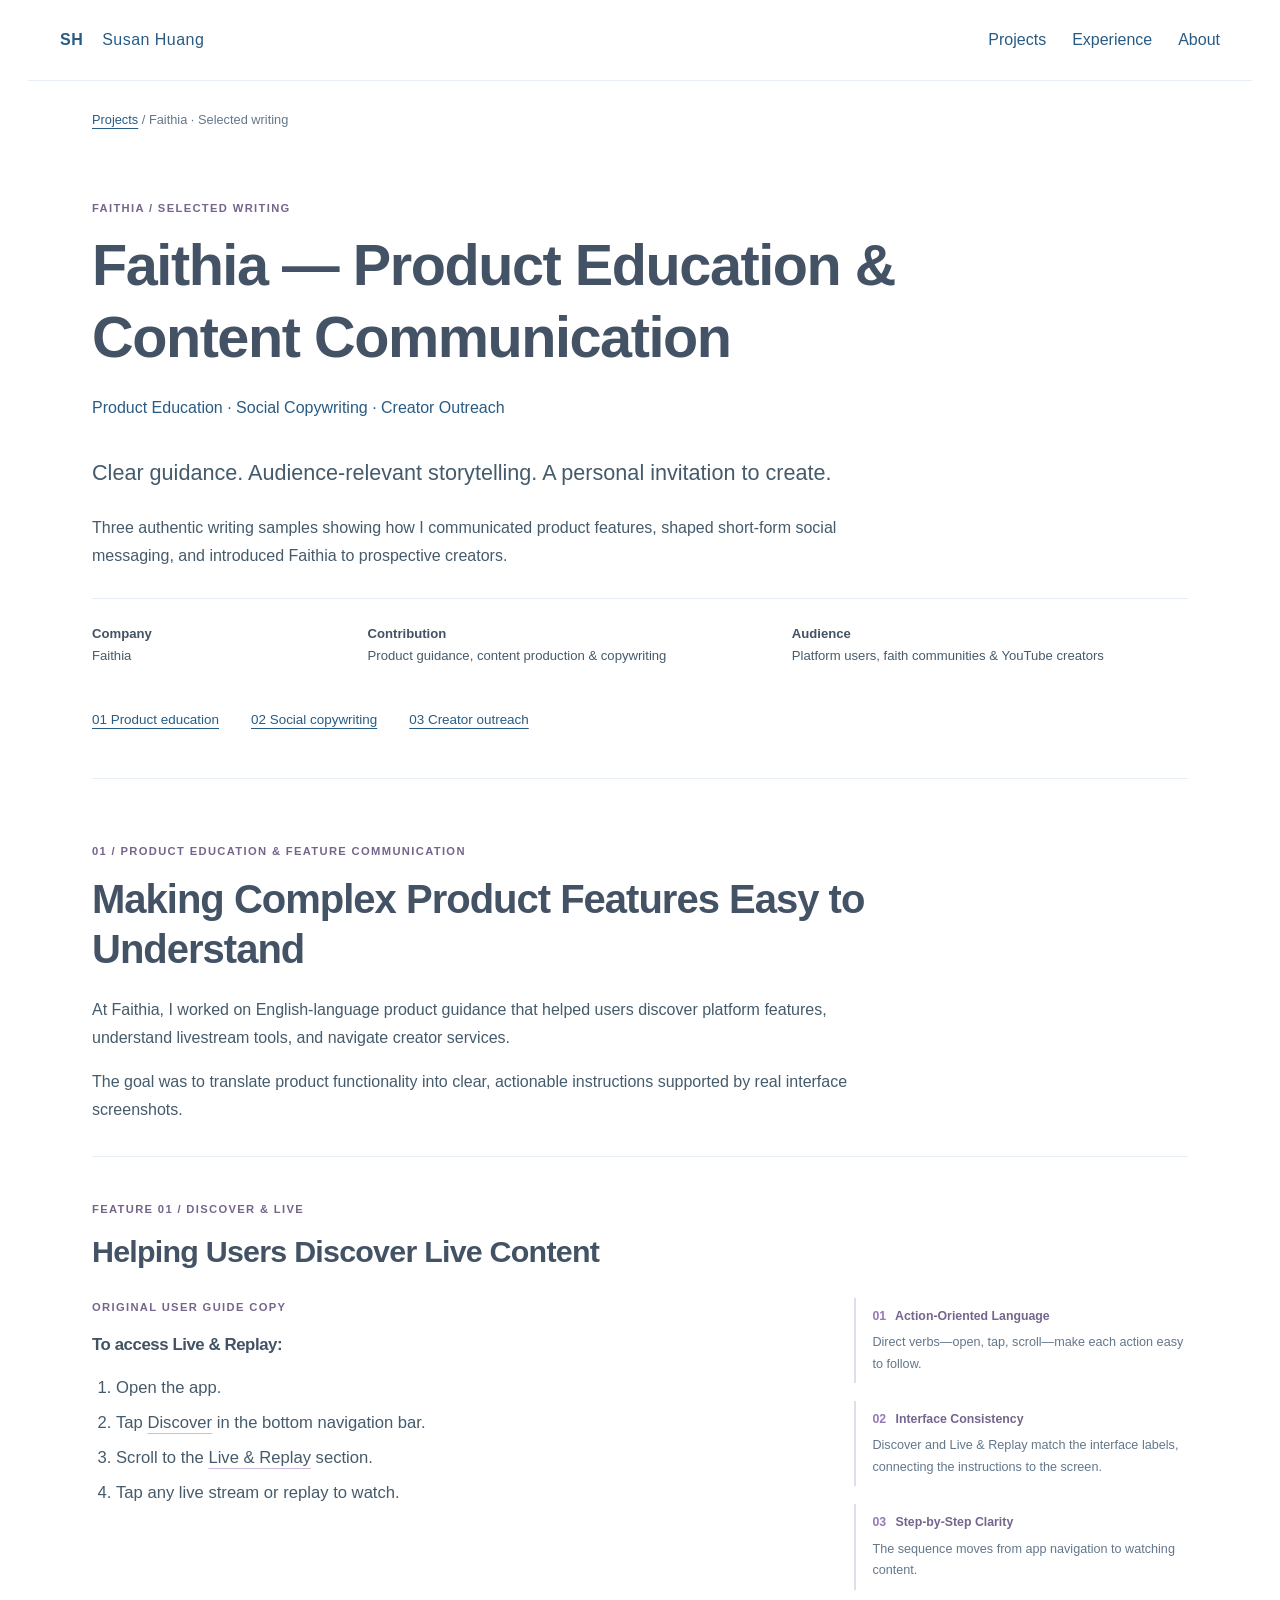
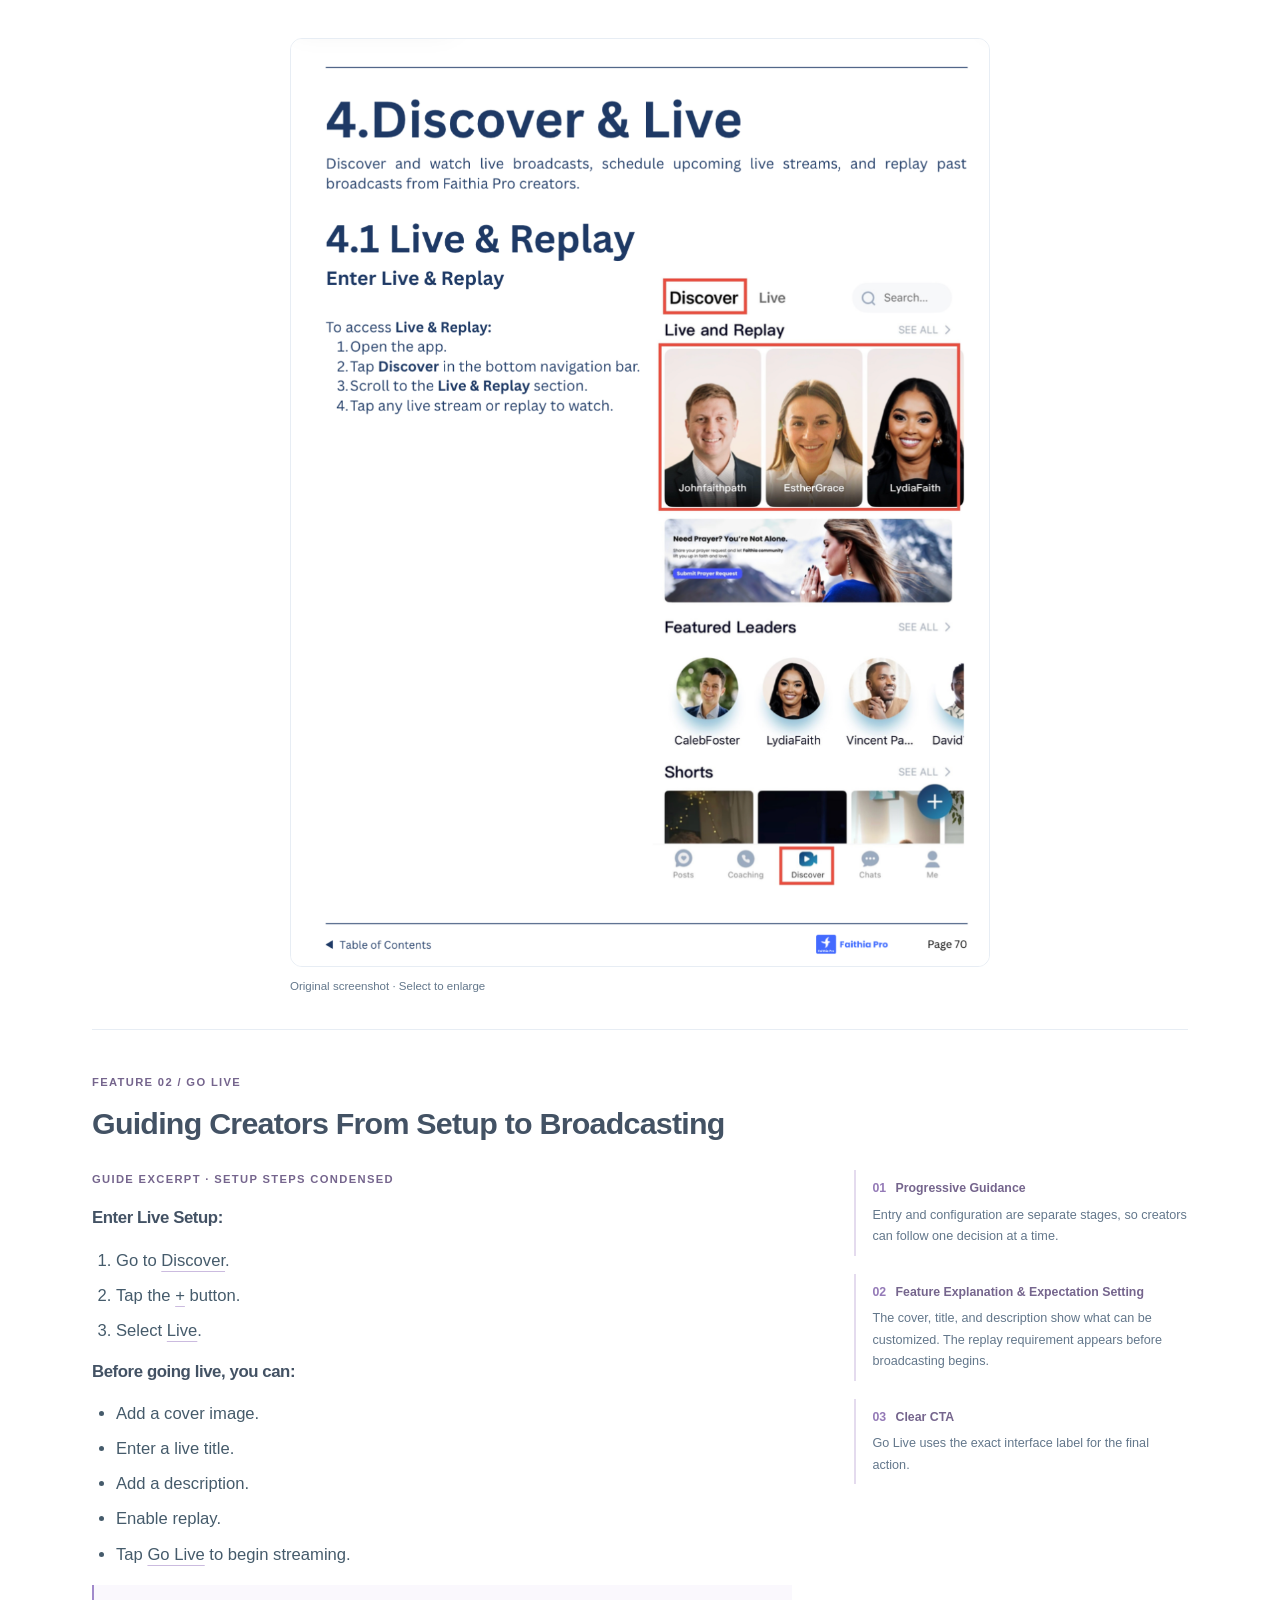
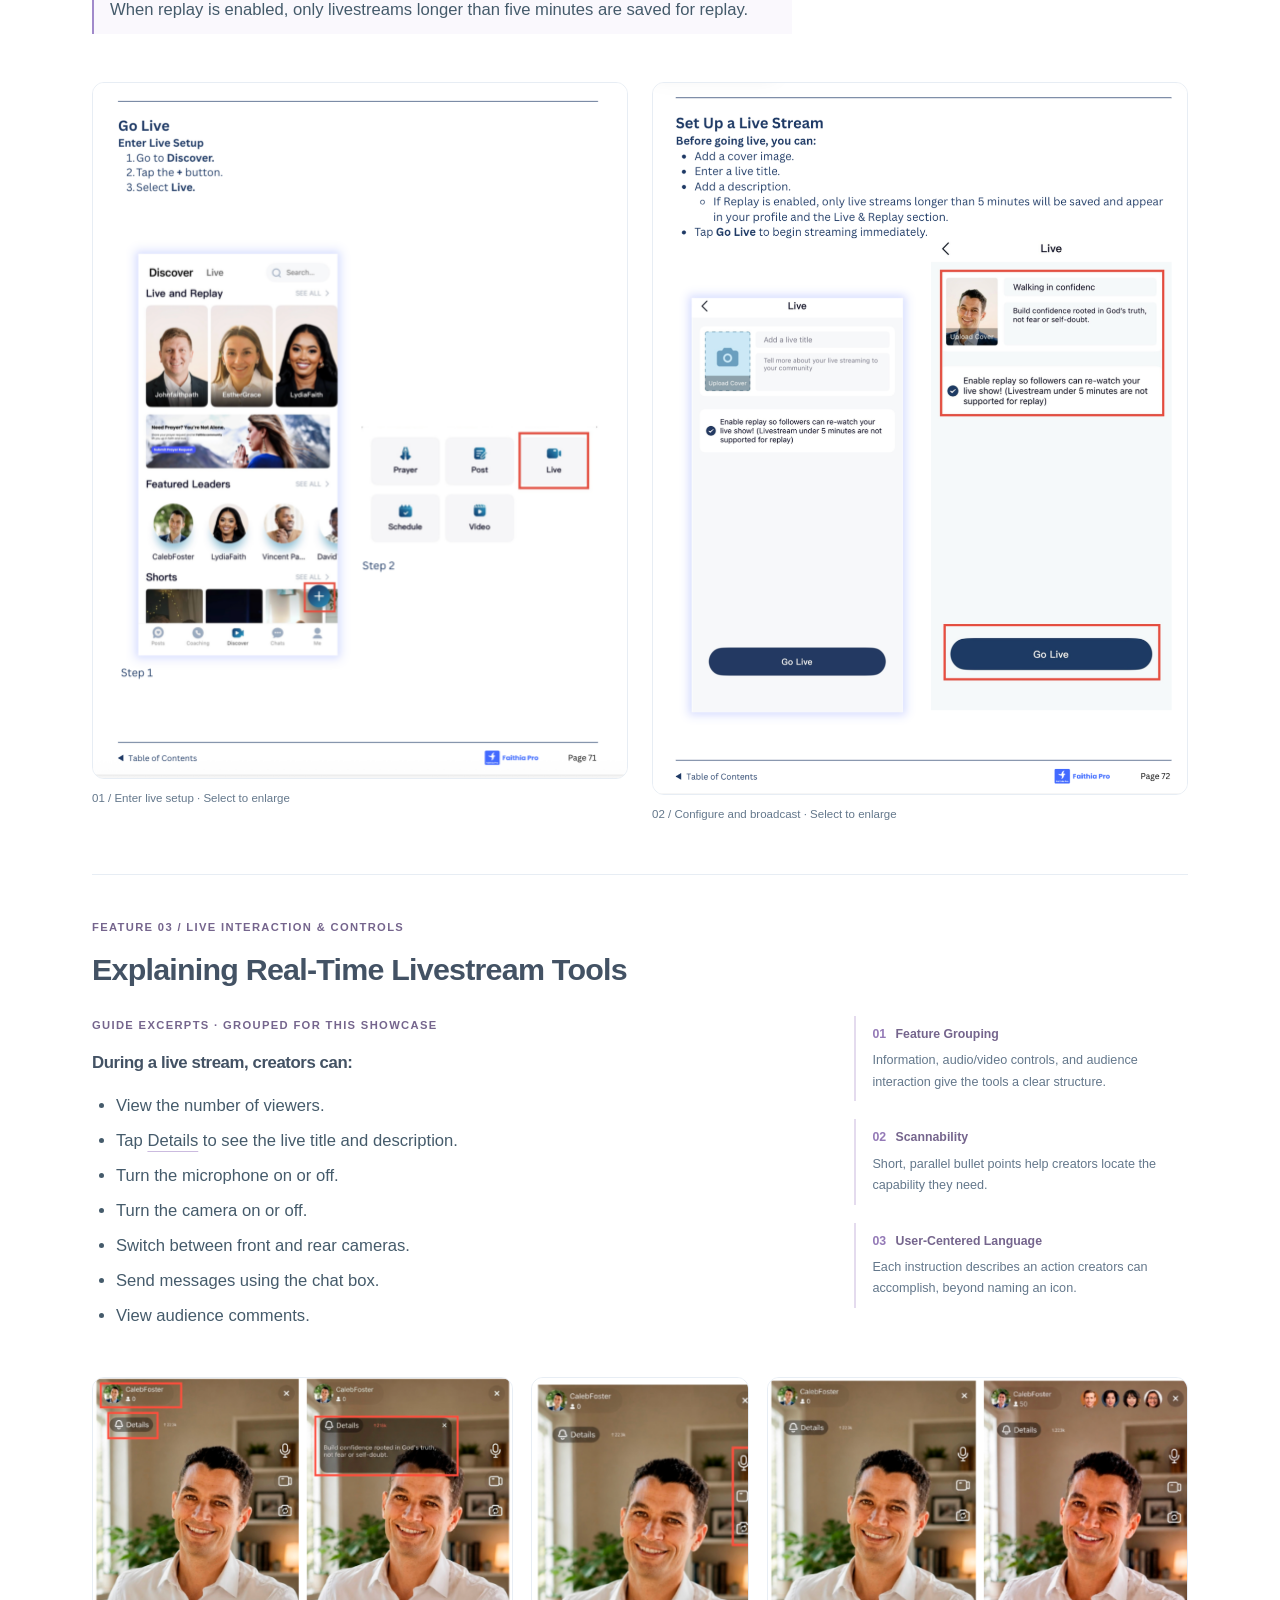
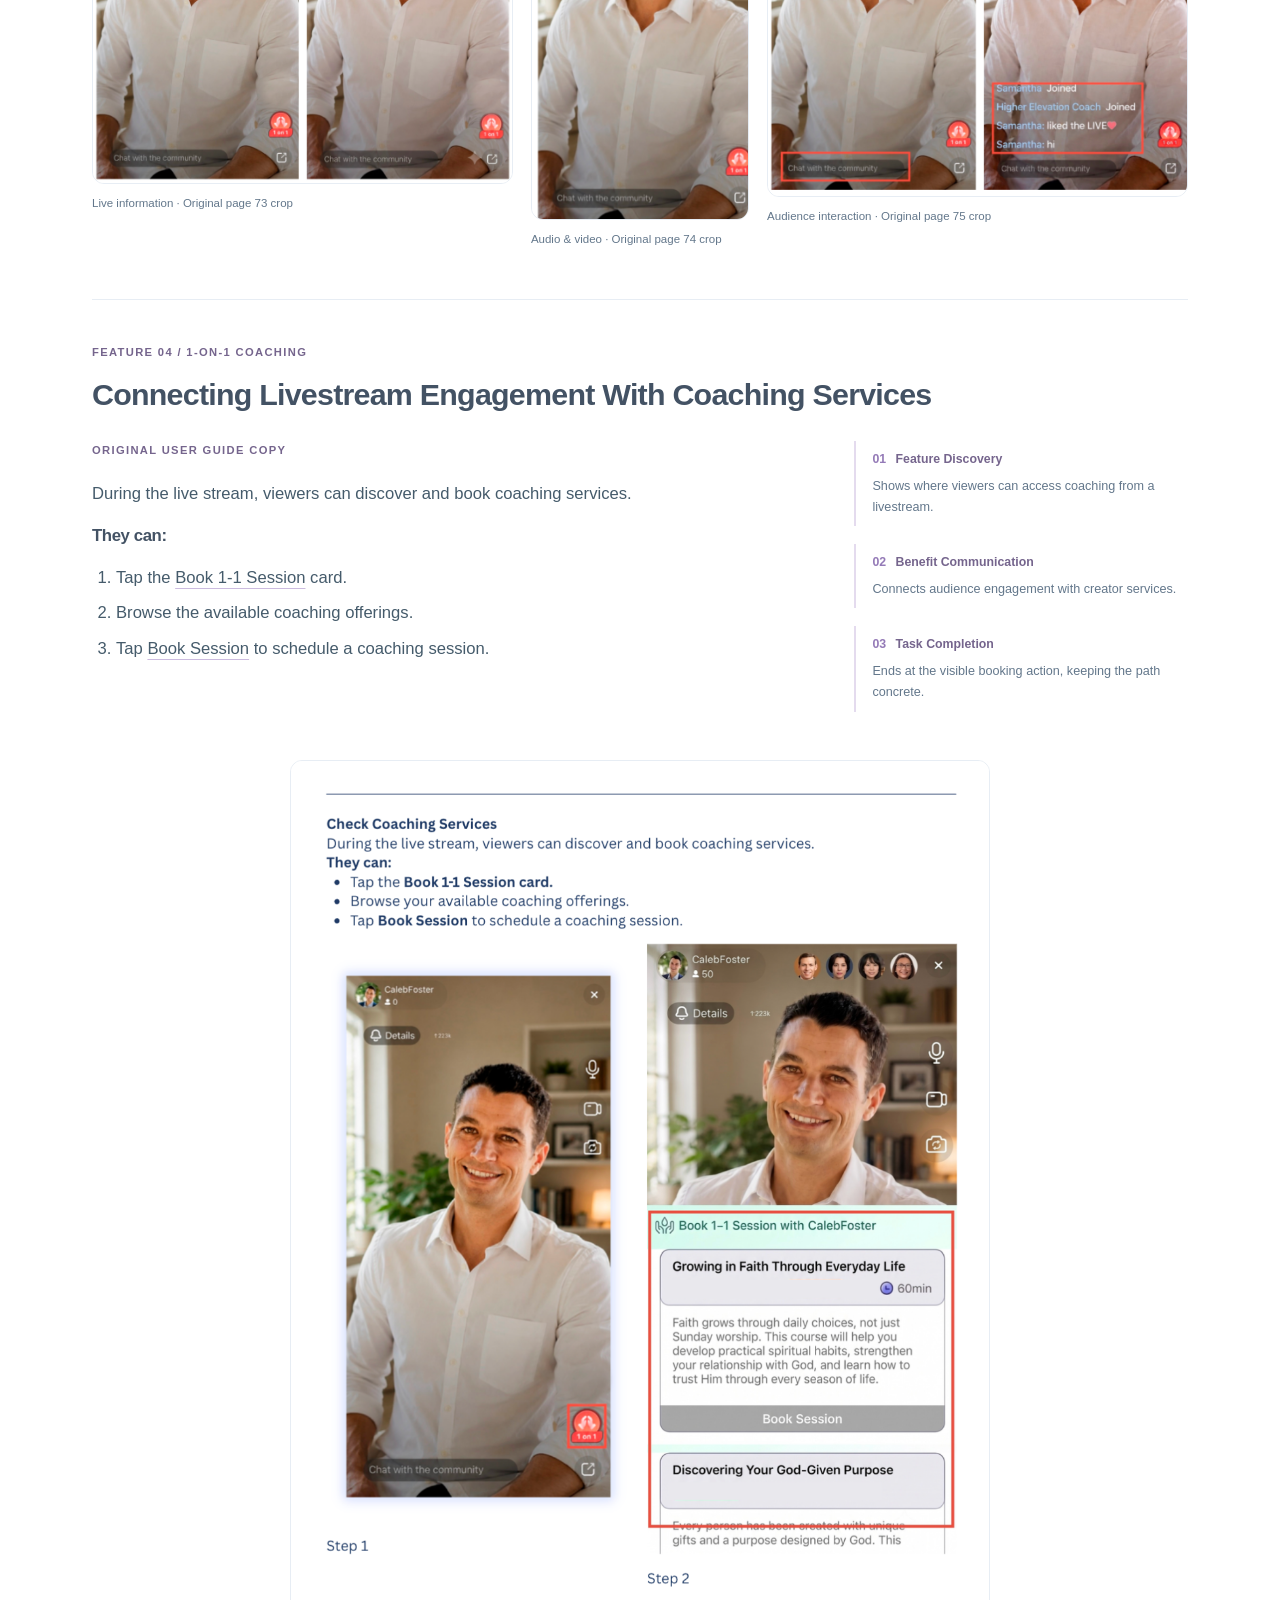
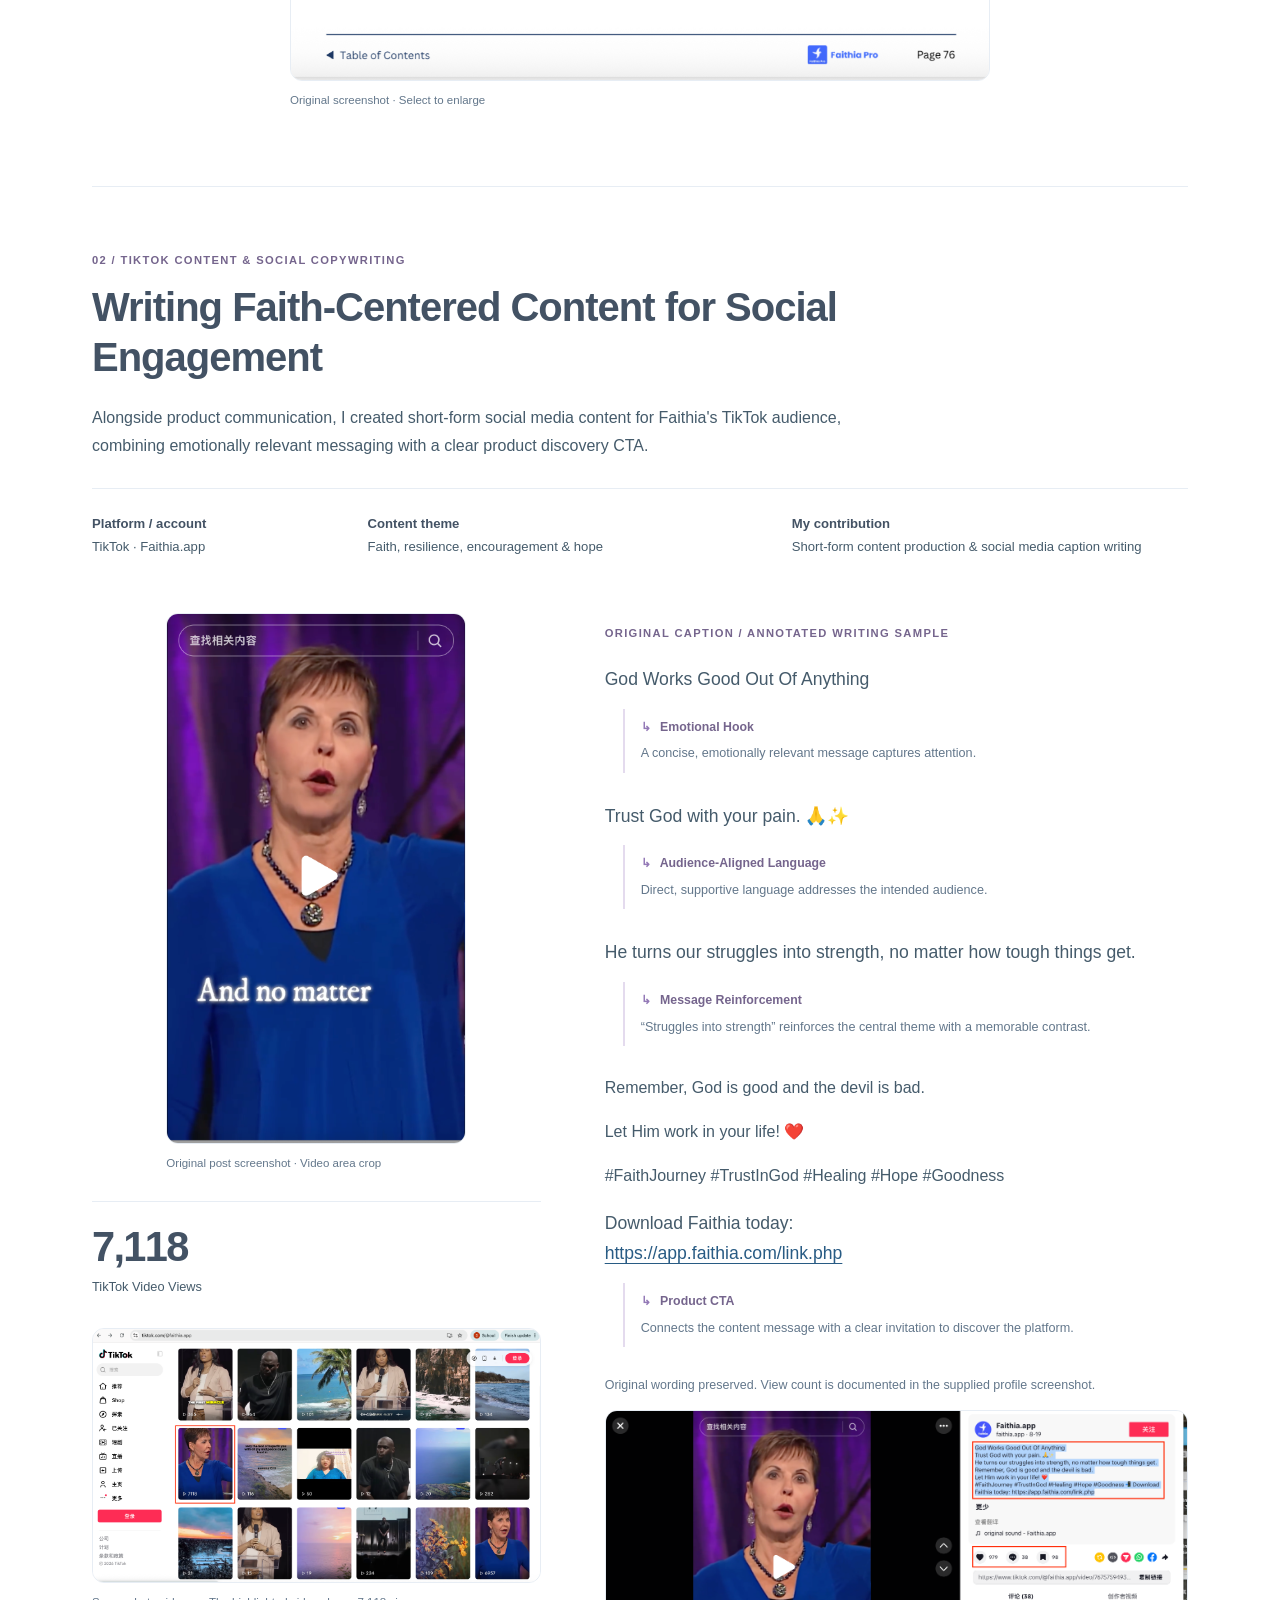
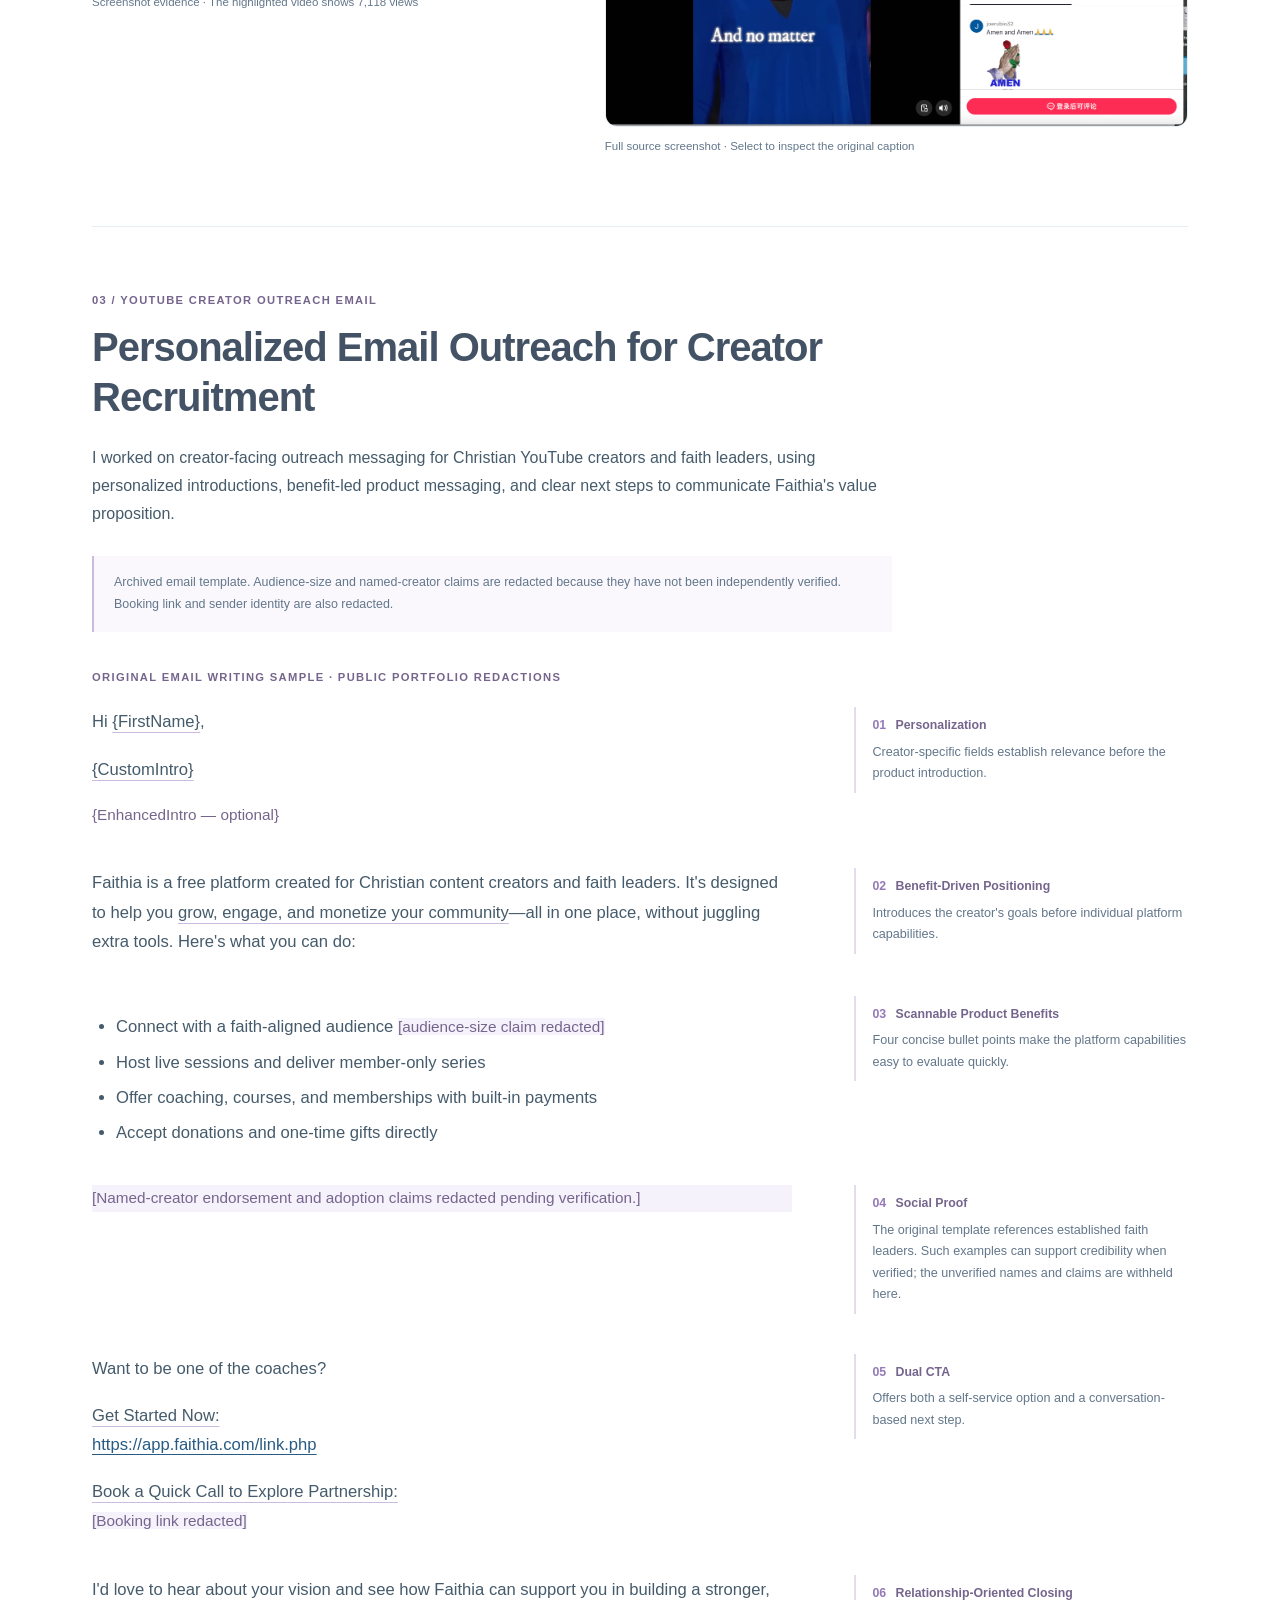
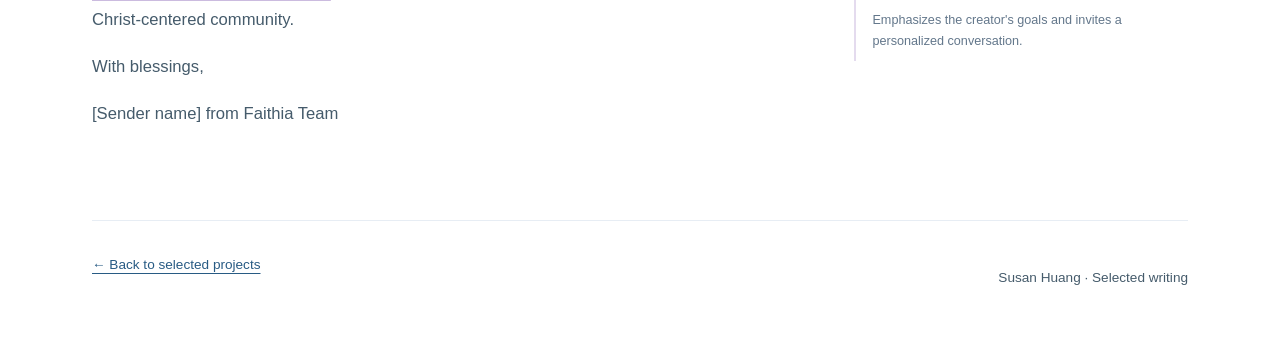
<file: faithia-product-education-case-study.html>
<!doctype html><html lang="en"><head><meta charset="utf-8"><meta name="viewport" content="width=device-width,initial-scale=1"><title>Faithia — Product Education &amp; Content Communication | Susan Huang</title><meta name="description" content="English product education, TikTok social copywriting, and personalized creator outreach by Susan Huang."><link rel="stylesheet" href="faithia-case-study.css"></head><body><a class="skip" href="#main">Skip to content</a><header><a class="brand" href="index.html">SH <span>Susan Huang</span></a><nav aria-label="Main navigation"><a href="index.html#projects">Projects</a><a href="index.html#experience">Experience</a><a href="index.html#about">About</a></nav></header><main id="main"><div class="breadcrumb"><a href="index.html#projects">Projects</a> / Faithia · Selected writing</div><section class="hero"><p class="eyebrow">FAITHIA / SELECTED WRITING</p><h1>Faithia — Product Education &amp; Content Communication</h1><p class="subtitle">Product Education · Social Copywriting · Creator Outreach</p><p class="intro">Clear guidance. Audience-relevant storytelling. A personal invitation to create.</p><p>Three authentic writing samples showing how I communicated product features, shaped short-form social messaging, and introduced Faithia to prospective creators.</p><div class="meta"><div><b>Company</b><br>Faithia</div><div><b>Contribution</b><br>Product guidance, content production &amp; copywriting</div><div><b>Audience</b><br>Platform users, faith communities &amp; YouTube creators</div></div><nav class="contents" aria-label="Case study sections"><a href="#product">01 Product education</a><a href="#social">02 Social copywriting</a><a href="#outreach">03 Creator outreach</a></nav></section><section id="product"><p class="eyebrow">01 / PRODUCT EDUCATION &amp; FEATURE COMMUNICATION</p><h2>Making Complex Product Features Easy to Understand</h2><p class="section-intro">At Faithia, I worked on English-language product guidance that helped users discover platform features, understand livestream tools, and navigate creator services.</p><p class="section-intro">The goal was to translate product functionality into clear, actionable instructions supported by real interface screenshots.</p><article class="feature"><p class="eyebrow">FEATURE 01 / DISCOVER &amp; LIVE</p><h3>Helping Users Discover Live Content</h3><div class="copy-row"><div class="sample-copy"><p class="label">Original user guide copy</p><h4>To access Live &amp; Replay:</h4><ol><li>Open the app.</li><li>Tap <mark>Discover</mark> in the bottom navigation bar.</li><li>Scroll to the <mark>Live &amp; Replay</mark> section.</li><li>Tap any live stream or replay to watch.</li></ol></div><div class="notes"><aside class="annotation"><strong><span>01</span> Action-Oriented Language</strong><p>Direct verbs—open, tap, scroll—make each action easy to follow.</p></aside><aside class="annotation"><strong><span>02</span> Interface Consistency</strong><p>Discover and Live &amp; Replay match the interface labels, connecting the instructions to the screen.</p></aside><aside class="annotation"><strong><span>03</span> Step-by-Step Clarity</strong><p>The sequence moves from app navigation to watching content.</p></aside></div></div><div class="single-guide"><figure><a class="zoom" href="assets/faithia/discover-live.png" target="_blank" rel="noopener" aria-label="Enlarge: User Guide page 70: highlighted Discover navigation and Live and Replay section"><img src="assets/faithia/discover-live.png" alt="User Guide page 70: highlighted Discover navigation and Live and Replay section" loading="lazy"></a><figcaption>Original screenshot · Select to enlarge</figcaption></figure></div></article><article class="feature"><p class="eyebrow">FEATURE 02 / GO LIVE</p><h3>Guiding Creators From Setup to Broadcasting</h3><div class="copy-row"><div class="sample-copy"><p class="label">Guide excerpt · Setup steps condensed</p><h4>Enter Live Setup:</h4><ol><li>Go to <mark>Discover</mark>.</li><li>Tap the <mark>+</mark> button.</li><li>Select <mark>Live</mark>.</li></ol><h4>Before going live, you can:</h4><ul><li>Add a cover image.</li><li>Enter a live title.</li><li>Add a description.</li><li>Enable replay.</li><li>Tap <mark>Go Live</mark> to begin streaming.</li></ul><p class="detail">When replay is enabled, only livestreams longer than five minutes are saved for replay.</p></div><div class="notes"><aside class="annotation"><strong><span>01</span> Progressive Guidance</strong><p>Entry and configuration are separate stages, so creators can follow one decision at a time.</p></aside><aside class="annotation"><strong><span>02</span> Feature Explanation &amp; Expectation Setting</strong><p>The cover, title, and description show what can be customized. The replay requirement appears before broadcasting begins.</p></aside><aside class="annotation"><strong><span>03</span> Clear CTA</strong><p>Go Live uses the exact interface label for the final action.</p></aside></div></div><div class="sequence"><figure><a class="zoom" href="assets/faithia/enter-live.png" target="_blank" rel="noopener" aria-label="Enlarge: User Guide page 71: Discover, plus button, and Live entry option"><img src="assets/faithia/enter-live.png" alt="User Guide page 71: Discover, plus button, and Live entry option" loading="lazy"></a><figcaption>01 / Enter live setup · Select to enlarge</figcaption></figure><figure><a class="zoom" href="assets/faithia/live-setup.png" target="_blank" rel="noopener" aria-label="Enlarge: User Guide page 72: cover, title, description, replay requirement, and Go Live button"><img src="assets/faithia/live-setup.png" alt="User Guide page 72: cover, title, description, replay requirement, and Go Live button" loading="lazy"></a><figcaption>02 / Configure and broadcast · Select to enlarge</figcaption></figure></div></article><article class="feature"><p class="eyebrow">FEATURE 03 / LIVE INTERACTION &amp; CONTROLS</p><h3>Explaining Real-Time Livestream Tools</h3><div class="copy-row"><div class="sample-copy"><p class="label">Guide excerpts · Grouped for this showcase</p><h4>During a live stream, creators can:</h4><ul><li>View the number of viewers.</li><li>Tap <mark>Details</mark> to see the live title and description.</li><li>Turn the microphone on or off.</li><li>Turn the camera on or off.</li><li>Switch between front and rear cameras.</li><li>Send messages using the chat box.</li><li>View audience comments.</li></ul></div><div class="notes"><aside class="annotation"><strong><span>01</span> Feature Grouping</strong><p>Information, audio/video controls, and audience interaction give the tools a clear structure.</p></aside><aside class="annotation"><strong><span>02</span> Scannability</strong><p>Short, parallel bullet points help creators locate the capability they need.</p></aside><aside class="annotation"><strong><span>03</span> User-Centered Language</strong><p>Each instruction describes an action creators can accomplish, beyond naming an icon.</p></aside></div></div><div class="controls"><figure><a class="zoom" href="assets/faithia/live-information-detail.png" target="_blank" rel="noopener" aria-label="Enlarge: Original page 73 interface crop: viewer count and expanded Details panel"><img src="assets/faithia/live-information-detail.png" alt="Original page 73 interface crop: viewer count and expanded Details panel" loading="lazy"></a><figcaption>Live information · Original page 73 crop</figcaption></figure><figure><a class="zoom" href="assets/faithia/audio-video-detail.png" target="_blank" rel="noopener" aria-label="Enlarge: Original page 74 interface crop: microphone, camera, and switch-camera controls"><img src="assets/faithia/audio-video-detail.png" alt="Original page 74 interface crop: microphone, camera, and switch-camera controls" loading="lazy"></a><figcaption>Audio &amp; video · Original page 74 crop</figcaption></figure><figure><a class="zoom" href="assets/faithia/audience-chat-detail.png" target="_blank" rel="noopener" aria-label="Enlarge: Original page 75 interface crop: chat input and audience comments"><img src="assets/faithia/audience-chat-detail.png" alt="Original page 75 interface crop: chat input and audience comments" loading="lazy"></a><figcaption>Audience interaction · Original page 75 crop</figcaption></figure></div></article><article class="feature"><p class="eyebrow">FEATURE 04 / 1-ON-1 COACHING</p><h3>Connecting Livestream Engagement With Coaching Services</h3><div class="copy-row"><div class="sample-copy"><p class="label">Original user guide copy</p><p>During the live stream, viewers can discover and book coaching services.</p><h4>They can:</h4><ol><li>Tap the <mark>Book 1-1 Session</mark> card.</li><li>Browse the available coaching offerings.</li><li>Tap <mark>Book Session</mark> to schedule a coaching session.</li></ol></div><div class="notes"><aside class="annotation"><strong><span>01</span> Feature Discovery</strong><p>Shows where viewers can access coaching from a livestream.</p></aside><aside class="annotation"><strong><span>02</span> Benefit Communication</strong><p>Connects audience engagement with creator services.</p></aside><aside class="annotation"><strong><span>03</span> Task Completion</strong><p>Ends at the visible booking action, keeping the path concrete.</p></aside></div></div><div class="single-guide"><figure><a class="zoom" href="assets/faithia/coaching-services.png" target="_blank" rel="noopener" aria-label="Enlarge: User Guide page 76: Book 1-1 Session with CalebFoster, coaching descriptions, 60min duration, and Book Session button"><img src="assets/faithia/coaching-services.png" alt="User Guide page 76: Book 1-1 Session with CalebFoster, coaching descriptions, 60min duration, and Book Session button" loading="lazy"></a><figcaption>Original screenshot · Select to enlarge</figcaption></figure></div></article></section><section id="social"><p class="eyebrow">02 / TIKTOK CONTENT &amp; SOCIAL COPYWRITING</p><h2>Writing Faith-Centered Content for Social Engagement</h2><p class="section-intro">Alongside product communication, I created short-form social media content for Faithia's TikTok audience, combining emotionally relevant messaging with a clear product discovery CTA.</p><div class="meta"><div><b>Platform / account</b><br>TikTok · Faithia.app</div><div><b>Content theme</b><br>Faith, resilience, encouragement &amp; hope</div><div><b>My contribution</b><br>Short-form content production &amp; social media caption writing</div></div><div class="social-layout"><div><figure><a class="zoom" href="assets/faithia/tiktok-video-detail.png" target="_blank" rel="noopener" aria-label="Enlarge: Original Faithia TikTok video screenshot: speaker in blue against a purple background"><img src="assets/faithia/tiktok-video-detail.png" alt="Original Faithia TikTok video screenshot: speaker in blue against a purple background" loading="lazy"></a><figcaption>Original post screenshot · Video area crop</figcaption></figure><div class="metric"><strong>7,118</strong><span>TikTok Video Views</span></div><figure><a class="zoom" href="assets/faithia/tiktok-7118-views.png" target="_blank" rel="noopener" aria-label="Enlarge: Faithia TikTok profile screenshot with the featured video highlighted and 7,118 views visible"><img src="assets/faithia/tiktok-7118-views.png" alt="Faithia TikTok profile screenshot with the featured video highlighted and 7,118 views visible" loading="lazy"></a><figcaption>Screenshot evidence · The highlighted video shows 7,118 views</figcaption></figure></div><div><p class="label">Original caption / annotated writing sample</p><div class="caption-passage"><p>God Works Good Out Of Anything</p><aside class="annotation"><strong><span>↳</span> Emotional Hook</strong><p>A concise, emotionally relevant message captures attention.</p></aside></div><div class="caption-passage"><p>Trust God with your pain. 🙏✨</p><aside class="annotation"><strong><span>↳</span> Audience-Aligned Language</strong><p>Direct, supportive language addresses the intended audience.</p></aside></div><div class="caption-passage"><p>He turns our struggles into strength, no matter how tough things get.</p><aside class="annotation"><strong><span>↳</span> Message Reinforcement</strong><p>“Struggles into strength” reinforces the central theme with a memorable contrast.</p></aside></div><p>Remember, God is good and the devil is bad.</p><p>Let Him work in your life! ❤️</p><p>#FaithJourney #TrustInGod #Healing #Hope #Goodness</p><div class="caption-passage"><p>Download Faithia today:<br><a href="https://app.faithia.com/link.php">https://app.faithia.com/link.php</a></p><aside class="annotation"><strong><span>↳</span> Product CTA</strong><p>Connects the content message with a clear invitation to discover the platform.</p></aside></div><p class="fine">Original wording preserved. View count is documented in the supplied profile screenshot.</p><figure><a class="zoom" href="assets/faithia/tiktok-caption.png" target="_blank" rel="noopener" aria-label="Enlarge: Original TikTok post screenshot with the caption visible"><img src="assets/faithia/tiktok-caption.png" alt="Original TikTok post screenshot with the caption visible" loading="lazy"></a><figcaption>Full source screenshot · Select to inspect the original caption</figcaption></figure></div></div></section><section id="outreach"><p class="eyebrow">03 / YOUTUBE CREATOR OUTREACH EMAIL</p><h2>Personalized Email Outreach for Creator Recruitment</h2><p class="section-intro">I worked on creator-facing outreach messaging for Christian YouTube creators and faith leaders, using personalized introductions, benefit-led product messaging, and clear next steps to communicate Faithia's value proposition.</p><p class="fine archive">Archived email template. Audience-size and named-creator claims are redacted because they have not been independently verified. Booking link and sender identity are also redacted.</p><div class="email-document"><p class="label">Original email writing sample · Public portfolio redactions</p><div class="copy-row"><div class="sample-copy"><p>Hi <mark>{FirstName}</mark>,</p><p><mark>{CustomIntro}</mark></p><p class="placeholder">{EnhancedIntro — optional}</p></div><div class="notes"><aside class="annotation"><strong><span>01</span> Personalization</strong><p>Creator-specific fields establish relevance before the product introduction.</p></aside></div></div><div class="copy-row"><div class="sample-copy"><p>Faithia is a free platform created for Christian content creators and faith leaders. It's designed to help you <mark>grow, engage, and monetize your community</mark>—all in one place, without juggling extra tools. Here's what you can do:</p></div><div class="notes"><aside class="annotation"><strong><span>02</span> Benefit-Driven Positioning</strong><p>Introduces the creator's goals before individual platform capabilities.</p></aside></div></div><div class="copy-row"><div class="sample-copy"><ul><li>Connect with a faith-aligned audience <span class="redaction">[audience-size claim redacted]</span></li><li>Host live sessions and deliver member-only series</li><li>Offer coaching, courses, and memberships with built-in payments</li><li>Accept donations and one-time gifts directly</li></ul></div><div class="notes"><aside class="annotation"><strong><span>03</span> Scannable Product Benefits</strong><p>Four concise bullet points make the platform capabilities easy to evaluate quickly.</p></aside></div></div><div class="copy-row"><div class="sample-copy"><p class="redaction">[Named-creator endorsement and adoption claims redacted pending verification.]</p></div><div class="notes"><aside class="annotation"><strong><span>04</span> Social Proof</strong><p>The original template references established faith leaders. Such examples can support credibility when verified; the unverified names and claims are withheld here.</p></aside></div></div><div class="copy-row"><div class="sample-copy"><p>Want to be one of the coaches?</p><p><mark>Get Started Now:</mark><br><a href="https://app.faithia.com/link.php">https://app.faithia.com/link.php</a></p><p><mark>Book a Quick Call to Explore Partnership:</mark><br><span class="redaction">[Booking link redacted]</span></p></div><div class="notes"><aside class="annotation"><strong><span>05</span> Dual CTA</strong><p>Offers both a self-service option and a conversation-based next step.</p></aside></div></div><div class="copy-row"><div class="sample-copy"><p><mark>I'd love to hear about your vision</mark> and see how Faithia can support you in building a stronger, Christ-centered community.</p><p>With blessings,</p><p>[Sender name] from Faithia Team</p></div><div class="notes"><aside class="annotation"><strong><span>06</span> Relationship-Oriented Closing</strong><p>Emphasizes the creator's goals and invites a personalized conversation.</p></aside></div></div></div></section><footer><a href="index.html#projects">← Back to selected projects</a><p>Susan Huang · Selected writing</p></footer></main></body></html>
</file>
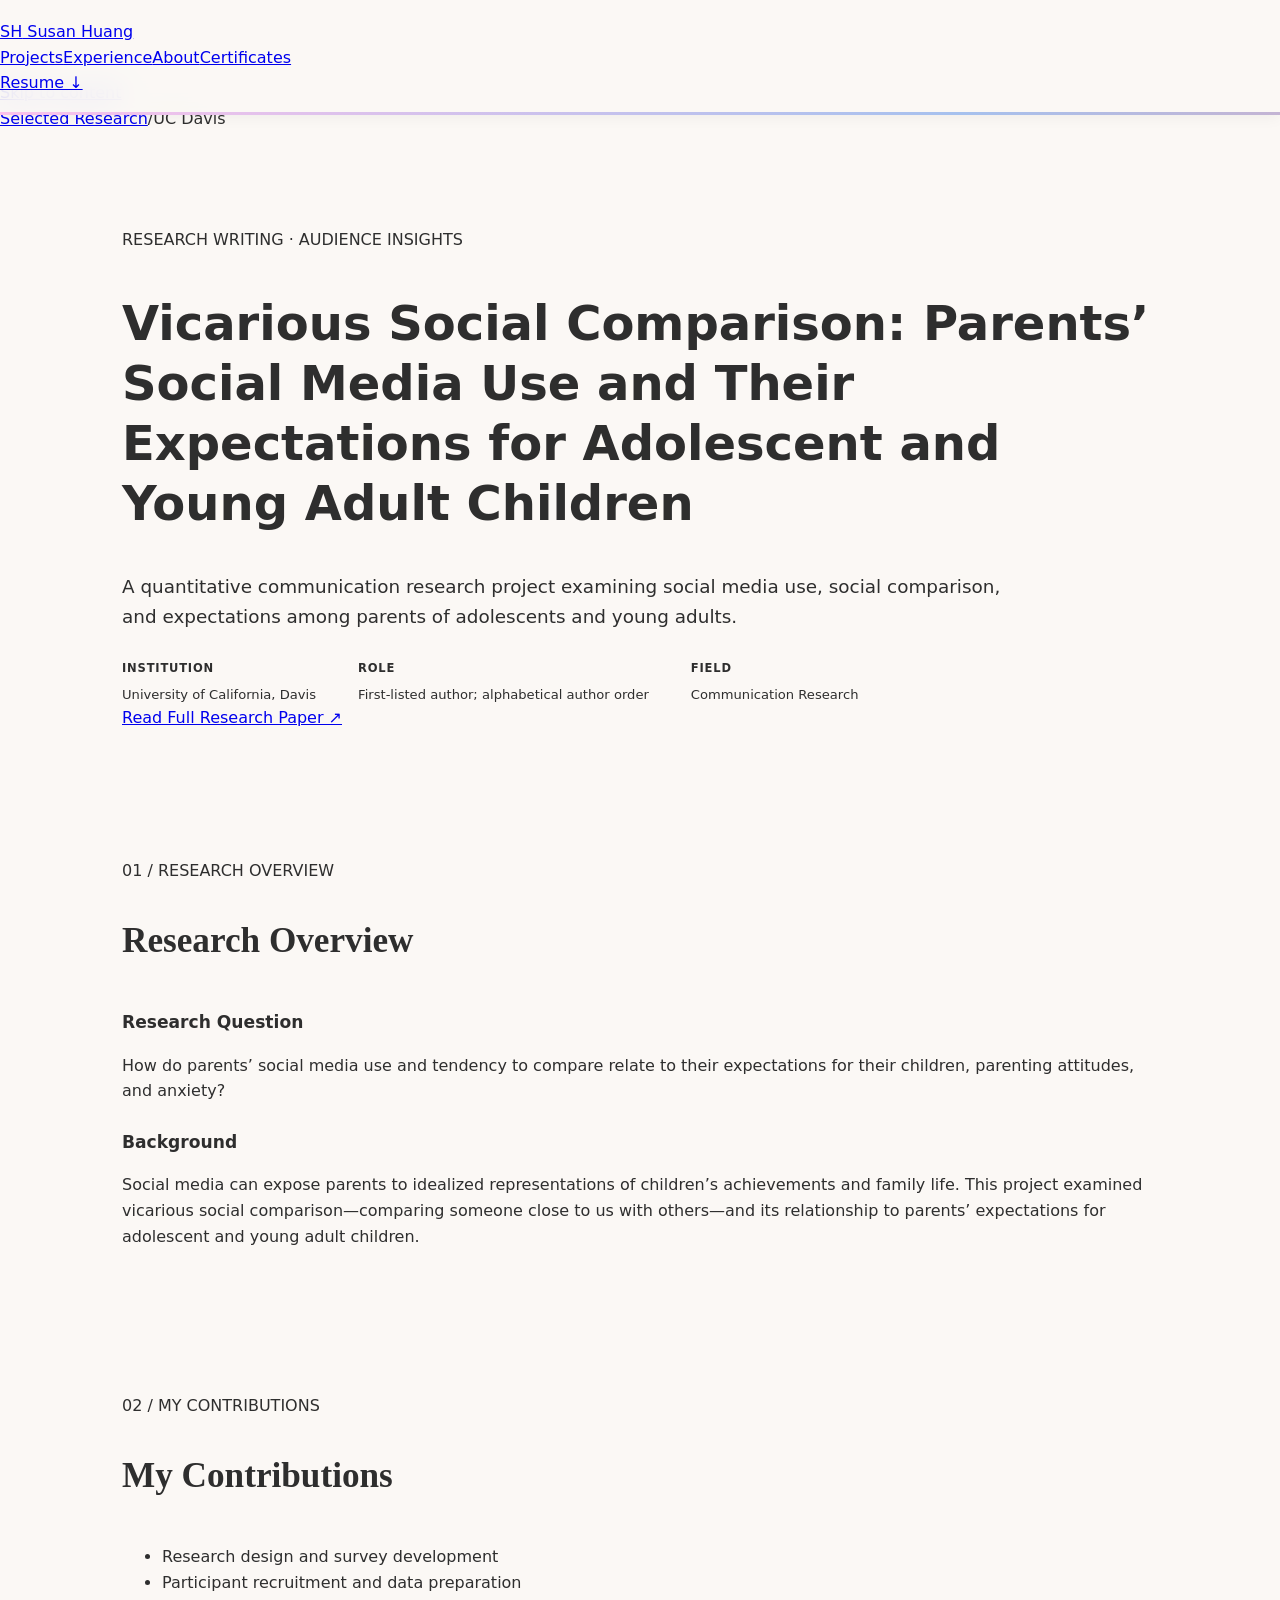
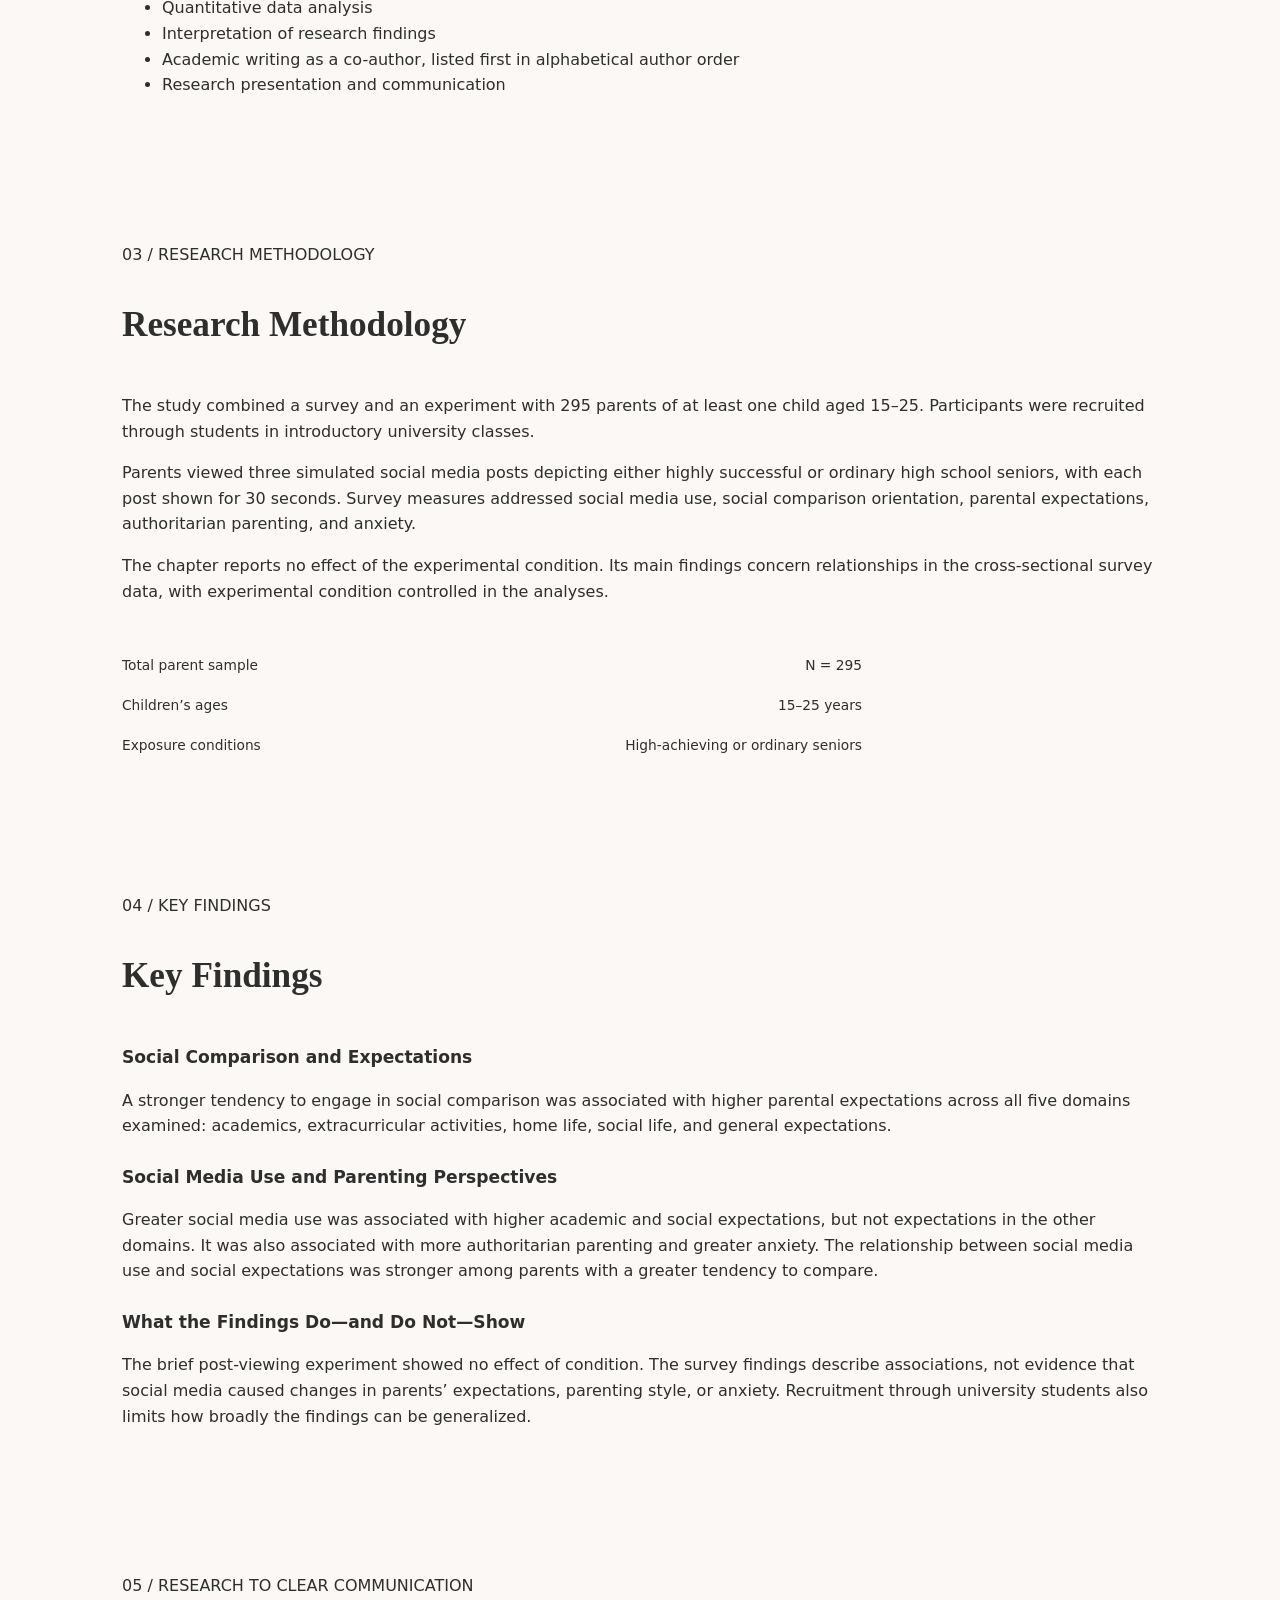
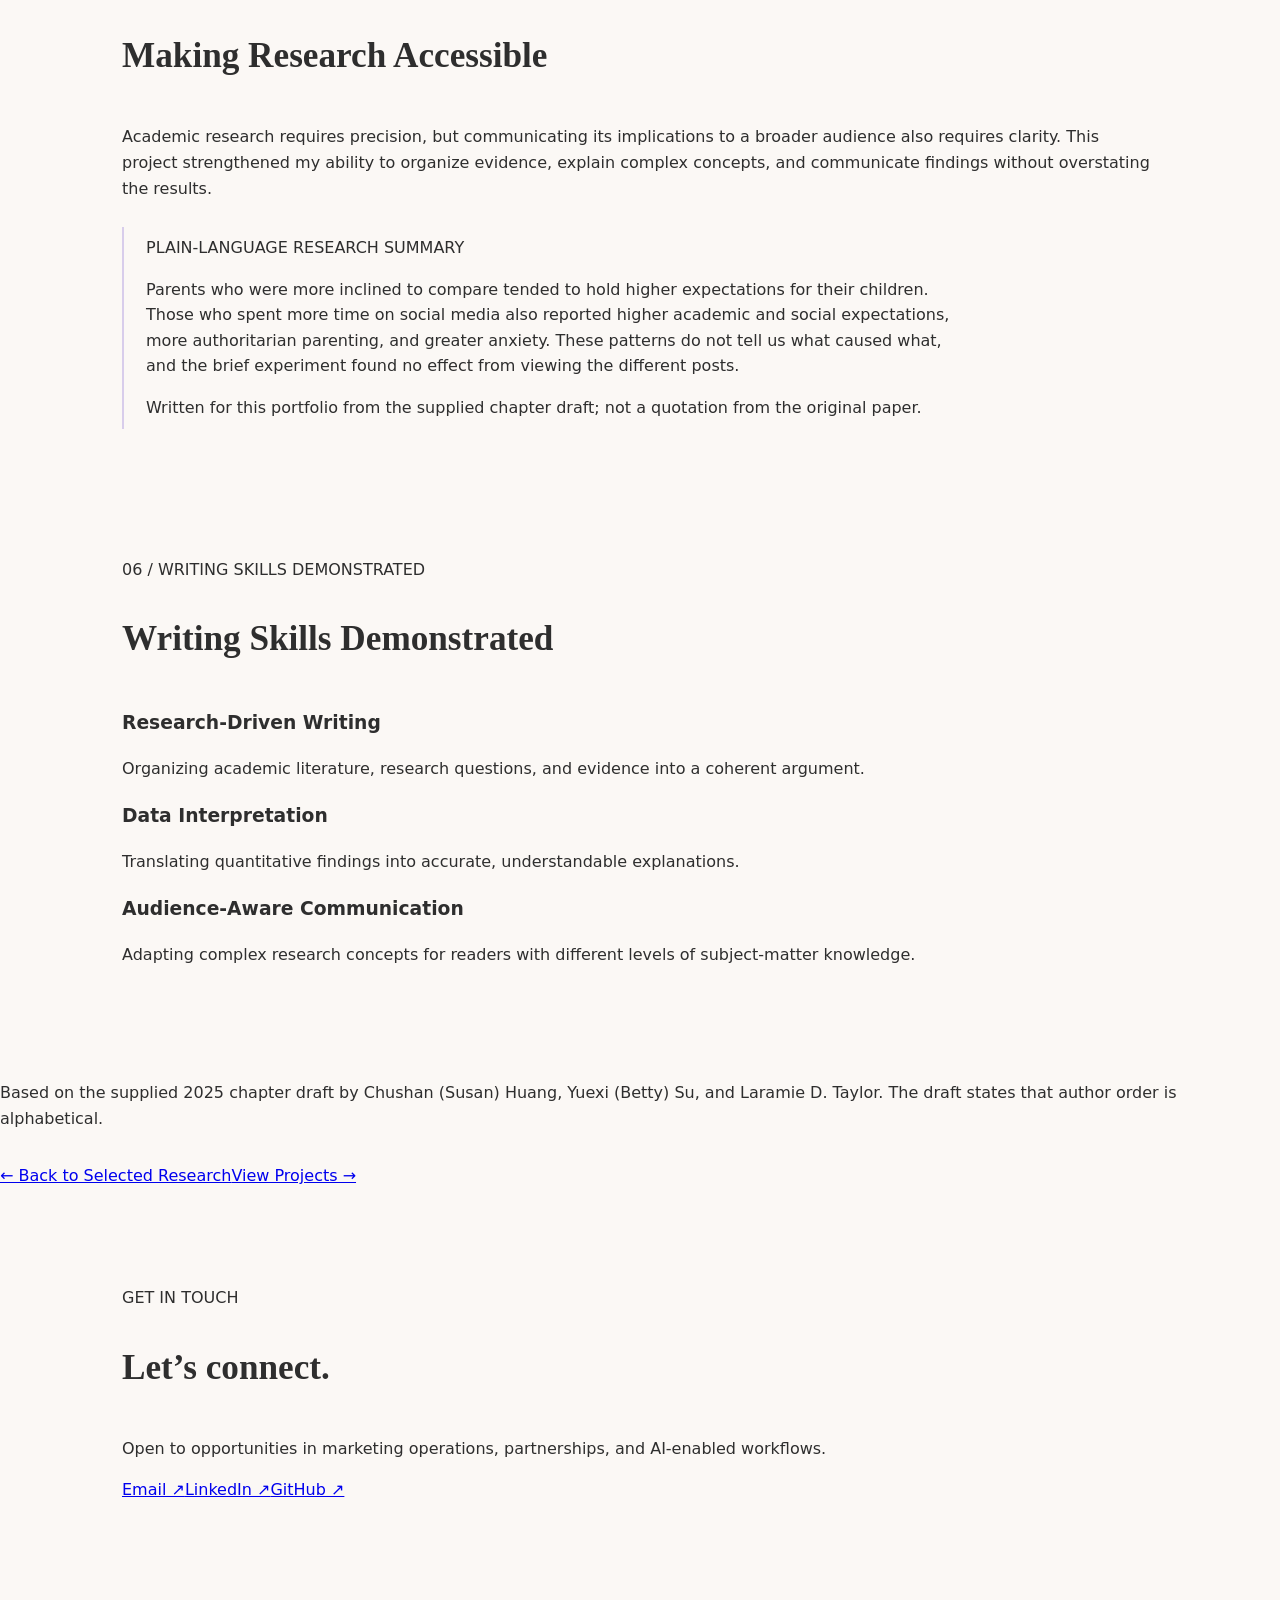
<file: uc-davis-research-case-study.html>
<!doctype html><html lang="en"><head><meta charset="utf-8"><meta name="viewport" content="width=device-width,initial-scale=1"><title>UC Davis Communication Research — Susan Huang</title><meta name="description" content="Susan Huang’s UC Davis research on parents’ social media use, social comparison, and expectations for their children, with a plain-language summary."><link rel="stylesheet" href="style.css"><link rel="stylesheet" href="uc-davis-research.css"></head><body><a class="skip" href="#main">Skip to content</a><header class="site-header"><div class="header-inner"><a class="brand" href="index.html"><span class="monogram">SH</span> Susan Huang</a><nav aria-label="Main navigation"><a href="index.html#projects">Projects</a><a href="index.html#experience">Experience</a><a href="index.html#about">About</a><a href="index.html#certificates">Certificates</a></nav><a class="button compact" href="susan_huang_resume_v2.pdf" download>Resume ↓</a></div></header><main id="main" class="shell research-case"><nav class="breadcrumb" aria-label="Breadcrumb"><a href="index.html#research">Selected Research</a><span aria-hidden="true">/</span><span>UC Davis</span></nav><section class="case-hero"><span class="eyebrow">RESEARCH WRITING · AUDIENCE INSIGHTS</span><h1>Vicarious Social Comparison: Parents’ Social Media Use and Their Expectations for Adolescent and Young Adult Children</h1><p class="hero-lead">A quantitative communication research project examining social media use, social comparison, and expectations among parents of adolescents and young adults.</p><dl class="research-metadata"><div><dt>Institution</dt><dd>University of California, Davis</dd></div><div><dt>Role</dt><dd>First-listed author; alphabetical author order</dd></div><div><dt>Field</dt><dd>Communication Research</dd></div></dl><div class="actions"><a class="button" href="assets/uc-davis-research-paper.pdf" target="_blank" rel="noopener noreferrer">Read Full Research Paper ↗</a></div></section>
<section class="section panel case-section" aria-labelledby="overview"><span class="eyebrow">01 / RESEARCH OVERVIEW</span><h2 id="overview">Research Overview</h2><h3>Research Question</h3><p>How do parents’ social media use and tendency to compare relate to their expectations for their children, parenting attitudes, and anxiety?</p><h3>Background</h3><p>Social media can expose parents to idealized representations of children’s achievements and family life. This project examined vicarious social comparison—comparing someone close to us with others—and its relationship to parents’ expectations for adolescent and young adult children.</p></section>
<section class="section panel case-section" aria-labelledby="contributions"><span class="eyebrow">02 / MY CONTRIBUTIONS</span><h2 id="contributions">My Contributions</h2><ul class="role-list"><li>Research design and survey development</li><li>Participant recruitment and data preparation</li><li>Quantitative data analysis</li><li>Interpretation of research findings</li><li>Academic writing as a co-author, listed first in alphabetical author order</li><li>Research presentation and communication</li></ul></section>
<section class="section panel case-section" aria-labelledby="methodology"><span class="eyebrow">03 / RESEARCH METHODOLOGY</span><h2 id="methodology">Research Methodology</h2><p>The study combined a survey and an experiment with 295 parents of at least one child aged 15–25. Participants were recruited through students in introductory university classes.</p><p>Parents viewed three simulated social media posts depicting either highly successful or ordinary high school seniors, with each post shown for 30 seconds. Survey measures addressed social media use, social comparison orientation, parental expectations, authoritarian parenting, and anxiety.</p><p>The chapter reports no effect of the experimental condition. Its main findings concern relationships in the cross-sectional survey data, with experimental condition controlled in the analyses.</p><dl class="method-details"><div><dt>Total parent sample</dt><dd>N = 295</dd></div><div><dt>Children’s ages</dt><dd>15–25 years</dd></div><div><dt>Exposure conditions</dt><dd>High-achieving or ordinary seniors</dd></div></dl></section>
<section class="section panel case-section" aria-labelledby="findings"><span class="eyebrow">04 / KEY FINDINGS</span><h2 id="findings">Key Findings</h2><h3>Social Comparison and Expectations</h3><p>A stronger tendency to engage in social comparison was associated with higher parental expectations across all five domains examined: academics, extracurricular activities, home life, social life, and general expectations.</p><h3>Social Media Use and Parenting Perspectives</h3><p>Greater social media use was associated with higher academic and social expectations, but not expectations in the other domains. It was also associated with more authoritarian parenting and greater anxiety. The relationship between social media use and social expectations was stronger among parents with a greater tendency to compare.</p><h3>What the Findings Do—and Do Not—Show</h3><p>The brief post-viewing experiment showed no effect of condition. The survey findings describe associations, not evidence that social media caused changes in parents’ expectations, parenting style, or anxiety. Recruitment through university students also limits how broadly the findings can be generalized.</p></section>
<section class="section panel case-section" aria-labelledby="communication"><span class="eyebrow">05 / RESEARCH TO CLEAR COMMUNICATION</span><h2 id="communication">Making Research Accessible</h2><p>Academic research requires precision, but communicating its implications to a broader audience also requires clarity. This project strengthened my ability to organize evidence, explain complex concepts, and communicate findings without overstating the results.</p><div class="plain-summary"><span class="eyebrow">PLAIN-LANGUAGE RESEARCH SUMMARY</span><p>Parents who were more inclined to compare tended to hold higher expectations for their children. Those who spent more time on social media also reported higher academic and social expectations, more authoritarian parenting, and greater anxiety. These patterns do not tell us what caused what, and the brief experiment found no effect from viewing the different posts.</p><p class="fine-print">Written for this portfolio from the supplied chapter draft; not a quotation from the original paper.</p></div></section>
<section class="section panel case-section" aria-labelledby="writing-skills"><span class="eyebrow">06 / WRITING SKILLS DEMONSTRATED</span><h2 id="writing-skills">Writing Skills Demonstrated</h2><div class="three-grid"><article><h3>Research-Driven Writing</h3><p>Organizing academic literature, research questions, and evidence into a coherent argument.</p></article><article><h3>Data Interpretation</h3><p>Translating quantitative findings into accurate, understandable explanations.</p></article><article><h3>Audience-Aware Communication</h3><p>Adapting complex research concepts for readers with different levels of subject-matter knowledge.</p></article></div></section><p class="fine-print">Based on the supplied 2025 chapter draft by Chushan (Susan) Huang, Yuexi (Betty) Su, and Laramie D. Taylor. The draft states that author order is alphabetical.</p><div class="actions research-return"><a class="button secondary" href="index.html#research">← Back to Selected Research</a><a class="button secondary" href="index.html#projects">View Projects →</a></div><footer id="contact" class="contact panel"><div><span class="eyebrow">GET IN TOUCH</span><h2>Let’s connect.</h2><p>Open to opportunities in marketing operations, partnerships, and AI-enabled workflows.</p></div><div class="contact-links"><a href="mailto:susanhcs20011026@gmail.com">Email ↗</a><a href="https://www.linkedin.com/in/chushansusanhcs">LinkedIn ↗</a><a href="https://github.com/susanhcs20011026-cloud">GitHub ↗</a></div></footer><div class="copyright">© 2026 Susan Huang · Chicago, IL</div></main></body></html>
</file>
<file: faithia-case-study.css>
*{box-sizing:border-box}html{scroll-behavior:smooth;scroll-padding-top:32px}body{margin:0;background:#fff;color:#455b6b;font:16px/1.75 Inter,-apple-system,BlinkMacSystemFont,"Segoe UI",sans-serif}a{color:#285b84;text-underline-offset:4px}a:hover{color:#725895}a:focus-visible{outline:3px solid #a18acb;outline-offset:5px}header{max-width:1224px;padding:26px 32px;margin:auto;display:flex;align-items:center;justify-content:space-between;border-bottom:1px solid #e7edf4}header nav{display:flex;gap:26px}header a{text-decoration:none}.brand{font-weight:700;letter-spacing:.03em}.brand span{margin-left:14px;font-weight:500}main{max-width:1160px;margin:auto;padding:0 32px}.breadcrumb{font-size:.8rem;padding:28px 0;color:#63778b}.hero{padding:28px 0 46px}.eyebrow,.label{font-size:.7rem;letter-spacing:.12em;font-weight:650;text-transform:uppercase;color:#75658d}.label{margin-bottom:20px}h1,h2,h3,h4{color:#435264;line-height:1.25;letter-spacing:-.025em}h1{font-size:clamp(2.2rem,4.7vw,3.6rem);max-width:950px;margin:12px 0 20px}h2{font-size:clamp(1.85rem,3.2vw,2.5rem);max-width:850px;margin:12px 0 22px}h3{font-size:clamp(1.45rem,2.5vw,1.9rem);margin:12px 0 28px}h4{font-size:1.05rem;margin:16px 0 8px}.subtitle{color:#285b84}.intro{font-size:1.35rem;max-width:760px;margin-top:32px}.hero>p:not(.eyebrow){max-width:820px}.meta{display:grid;grid-template-columns:1fr 1.6fr 1.6fr;gap:28px;padding:24px 0;border-top:1px solid #e7edf4;margin-top:28px;font-size:.82rem}.meta b{color:#435264}.contents{display:flex;flex-wrap:wrap;gap:12px 32px;font-size:.84rem;margin-top:16px}section:not(.hero){border-top:1px solid #e7edf4;padding:52px 0}.section-intro{max-width:810px}.feature{padding-top:32px;margin-top:32px;border-top:1px solid #e7edf4}.copy-row{display:grid;grid-template-columns:minmax(0,2.1fr) minmax(0,1fr);gap:62px;margin:20px 0 30px;align-items:start}.sample-copy{min-width:0;font-size:1.04rem}.sample-copy p{margin:0 0 18px}li{margin:6px 0}ol,ul{padding-left:24px}mark{background:transparent;color:inherit;text-decoration:underline;text-decoration-color:#cbbbdf;text-underline-offset:5px;text-decoration-thickness:1px}.annotation{font-size:.79rem;line-height:1.7;padding:8px 0 8px 16px;border-left:2px solid #e4dbee;margin-bottom:18px}.annotation strong{color:#75658d;font-size:.77rem}.annotation strong span{display:inline-block;color:#947ab7;margin-right:6px}.annotation p{margin:5px 0 0;color:#63778b}.detail{border-left:2px solid #a18acb;padding:10px 16px;background:#faf8fd}.single-guide{max-width:700px;margin:24px auto}.sequence{display:grid;grid-template-columns:1fr 1fr;gap:24px}.controls{display:grid;grid-template-columns:1.35fr .7fr 1.35fr;gap:18px;align-items:start}figure{margin:0;min-width:0}figure img{display:block;width:100%;height:auto;border:1px solid #e7edf4;border-radius:12px}figcaption{font-size:.72rem;color:#63778b;margin:9px 0 18px}.zoom{display:block;cursor:zoom-in}.social-layout{display:grid;grid-template-columns:minmax(0,1fr) minmax(0,1.3fr);gap:64px;margin-top:30px}.social-layout>div:first-child>figure:first-child{max-width:300px;margin:0 auto}.metric{margin:28px 0;border-top:1px solid #e7edf4;padding-top:20px}.metric strong{display:block;color:#435264;font-size:2.6rem;letter-spacing:-.04em;line-height:1.2}.metric span{font-size:.8rem}.caption-passage>p{font-size:1.1rem;margin-bottom:14px}.caption-passage .annotation{margin:0 0 28px 18px}.fine{font-size:.78rem;color:#63778b}.archive{max-width:800px;padding:16px 20px;background:#faf8fd;border-left:2px solid #cbbbdf;margin:28px 0 36px}.email-document .copy-row{margin-bottom:22px}.redaction,.placeholder{color:#75658d;font-size:.92em}.redaction{background:#f6f2fb}footer{border-top:1px solid #e7edf4;padding:32px 0 44px;font-size:.85rem;display:flex;justify-content:space-between;gap:20px}.skip{position:absolute;top:-100px;background:white;padding:12px;z-index:10}.skip:focus{top:0}p,a,li{overflow-wrap:anywhere}@media(max-width:760px){header{padding:20px;gap:16px}header nav{gap:14px;font-size:.78rem}.brand span{display:none}main{padding:0 22px}.copy-row,.social-layout{grid-template-columns:1fr;gap:18px}.meta{grid-template-columns:1fr;gap:16px}.sequence{gap:14px}.controls{grid-template-columns:1fr 1fr}.controls figure:last-child{grid-column:1/-1;max-width:440px;margin:auto}.notes{margin-left:12px}section:not(.hero){padding:34px 0}.single-guide{margin-top:20px}.feature{margin-top:24px;padding-top:24px}.social-layout{gap:28px}.social-layout>div:first-child>figure:last-child{max-width:520px;margin:auto}footer{display:block}.sequence figcaption{font-size:.68rem}}@media(max-width:420px){.sequence,.controls{grid-template-columns:1fr}.controls figure:last-child{grid-column:auto}.controls figure:nth-child(2){max-width:230px;margin:auto}}@media(prefers-reduced-motion:reduce){html{scroll-behavior:auto}}
</file>
<file: style.css>
/* --- 基础变量与全局设置 --- */
:root {
  --bg-main: #fbf8f5;
  --accent: #b76e79;
  --text-main: #2e2e2e;
  --soft-border: #e8e1dc;
  --shadow-sm: 0 2px 8px rgba(0,0,0,0.05);
  --max-content-width: 1100px; /* 统一全站内容宽度核心变量 */
}

* {
  box-sizing: border-box;
}

body {
  margin: 0;
  font-family: system-ui, -apple-system, BlinkMacSystemFont, sans-serif;
  background-color: var(--bg-main);
  color: var(--text-main);
  line-height: 1.6;
  scroll-behavior: smooth;
  padding-top: 80px; /* 预留 Header 空间 */
}

/* --- 霓虹流光 Header --- */
.site-header {
  position: fixed; 
  top: 0;
  left: 0;
  width: 100%;
  z-index: 9999;
  padding: 1.2rem 0; /* 这里的左右通过内部 .nav 控制 */
  background: rgba(251, 248, 245, 0.85);
  backdrop-filter: blur(15px);
  -webkit-backdrop-filter: blur(15px);
  box-shadow: 0 2px 15px rgba(0, 0, 0, 0.05);
}

.site-header::after {
  content: "";
  position: absolute;
  bottom: 0;
  left: 0;
  right: 0;
  height: 3px;
  background: linear-gradient(90deg, #fbc2eb, #a6c1ee, #ff9a9e, #a6c1ee, #fbc2eb);
  background-size: 300% 100%;
  animation: flowing-border 6s linear infinite;
}

@keyframes flowing-border {
  0% { background-position: 0% 50%; }
  100% { background-position: 100% 50%; }
}

.nav {
  width: 100%;
  max-width: var(--max-content-width);
  margin: 0 auto;
  display: flex;
  justify-content: space-between;
  align-items: center;
  padding: 0 2rem;
}

.logo {
  font-family: "Cormorant Garamond", serif;
  font-style: italic;
  font-size: 1.6rem;
  letter-spacing: 0.04em;
  color: var(--text-main);
  text-decoration: none;
}

.nav-links {
  list-style: none;
  display: flex;
  gap: 2.5rem;
  margin: 0;
}

.nav-links a {
  text-decoration: none;
  color: var(--text-main);
  font-weight: 500;
  font-size: 0.95rem;
  transition: 0.3s;
}

.nav-links a:hover { color: var(--accent); }

/* --- 全局 Section 容器对齐修正 --- */
section, 
.hero, 
.projects, 
.experience, 
.skills, 
.about, 
.contact {
  max-width: var(--max-content-width);
  margin: 4rem auto; /* 统一上下外边距 */
  padding: 2rem;     /* 统一左右内边距 */
  box-sizing: border-box;
}

h2 {
  font-family: "Georgia", serif;
  font-size: 2.2rem;
  margin-bottom: 2.5rem;
  margin-left: 0;
  text-align: left;
}

/* --- Hero Section 融合版 --- */
.hero {
  display: grid;
  grid-template-columns: 1.1fr 0.9fr; /* 兼顾文字排版与图片展示 */
  gap: 5rem;
  align-items: center;
  max-width: var(--max-content-width);
  margin: 5rem auto;
  padding: 0 2rem;
}

.hero h1 {
  font-family: "Georgia", serif;
  font-size: 3.5rem; /* 增强视觉冲击力 */
  margin: 1.2rem 0;
  line-height: 1.1;
  color: var(--text-main);
}

.hero em { 
  color: var(--accent); /* 你的主题粉色 #b76e79 */
  font-style: italic; 
}

.hero p {
  font-size: 1.15rem;
  color: #555;
  max-width: 520px;
  margin-bottom: 2.5rem;
  line-height: 1.6;
}

/* --- 按钮样式 (融合 Marketing 转化逻辑与交互感) --- */
.hero-actions {
  display: flex;
  gap: 1.5rem;
  align-items: center;
}

/* 主按钮：View Case Studies */
.btn-primary {
  display: inline-flex;
  align-items: center;
  background: var(--accent);
  color: white;
  padding: 1rem 2rem;
  border-radius: 12px;
  text-decoration: none;
  font-weight: 600;
  font-size: 1rem;
  transition: all 0.3s cubic-bezier(0.4, 0, 0.2, 1);
  border: 1px solid var(--accent);
}

.btn-primary:hover {
  background: #a55d67; /* 悬停时稍微加深粉色 */
  transform: translateY(-3px);
  box-shadow: 0 10px 20px rgba(183, 110, 121, 0.25);
}

/* 次按钮：Professional Experience */
.btn-secondary {
  display: inline-flex;
  align-items: center;
  color: var(--text-main);
  text-decoration: none;
  font-weight: 600;
  font-size: 1rem;
  padding: 0.8rem 0;
  border-bottom: 2px solid var(--soft-border);
  transition: all 0.3s ease;
}

.btn-secondary:hover {
  color: var(--accent);
  border-bottom-color: var(--accent);
  padding-left: 8px; /* 轻微右移感，引导点击 */
}

/* --- 照片样式 (融合专业感与氛围感) --- */
.hero-visual {
  display: flex;
  justify-content: center;
  align-items: center;
}

.hero-photo {
  width: 100%;
  max-width: 440px;
  height: auto;
  aspect-ratio: 4 / 5; /* 保持专业人像比例 */
  object-fit: cover;
  border-radius: 40px; /* 大圆角呼应作品集整体风格 */
  border: 1px solid var(--soft-border);
  /* 融合了黑色深度的同时，加入了一点点淡粉色的环境光阴影 */
  box-shadow: 
    0 30px 60px rgba(0,0,0,0.08), 
    0 15px 30px rgba(183, 110, 121, 0.05); 
  transition: transform 0.5s cubic-bezier(0.19, 1, 0.22, 1);
}

.hero-photo:hover {
  transform: scale(1.02) rotate(0.5deg); /* 微小的旋转增加动感 */
}

/* --- 响应式适配：移动端体验优化 --- */
@media (max-width: 768px) {
  .hero {
    grid-template-columns: 1fr;
    text-align: center;
    margin: 3rem auto;
    gap: 3rem;
  }
  
  .hero h1 {
    font-size: 2.8rem; /* 移动端字号缩小 */
  }

  .hero-actions {
    justify-content: center;
    flex-direction: column;
    gap: 1.2rem;
  }
  
  .hero p { 
    margin: 0 auto 2.5rem auto; 
  }
  
  .hero-photo {
    max-width: 320px; /* 移动端缩小照片 */
  }
}
/* --- Experience 板块修正 --- */
.experience-list {
  width: 100%;
}

.experience-item {
  margin-bottom: 4rem; /* 增加三段经历之间的间距，让页面更有呼吸感 */
  width: 100%;
}

.exp-header {
  display: flex;
  justify-content: space-between;
  align-items: baseline;
  margin-bottom: 1rem;
}

.exp-title-group h3 {
  font-family: 'Cormorant Garamond', serif;
  font-size: 1.8rem;
  margin: 0;
}

.company {
  font-size: 1.1rem;
  color: #888;
  font-style: italic;
  margin-left: 10px;
}

.date {
  font-size: 0.9rem;
  letter-spacing: 1px;
  text-transform: uppercase;
  color: #666;
}

/* --- 这里是你新加的 Bullet Points 控制 --- */
.exp-bullets {
  margin: 1rem 0 0 0;
  padding: 0;
  list-style: none; /* 禁用默认的黑色实心圆点 */
}

.exp-bullets li {
  position: relative;
  padding-left: 1.5rem; /* 为左侧的粉色点留出位置 */
  margin-bottom: 0.8rem;
  line-height: 1.7; /* 稍微增加行高，提升阅读舒适度 */
  color: #444;
  font-size: 1.05rem;
}

/* 使用伪元素添加你主题色的淡粉色圆点 */
.exp-bullets li::before {
  content: "•";
  position: absolute;
  left: 0;
  color: var(--accent); /* 自动调用你定义的粉色 #b76e79 */
  font-weight: bold;
  font-size: 1.2rem; /* 让点点稍微明显一点 */
}

/* 标题下的粉色装饰横线 */
.experience h2 {
  position: relative;
  display: inline-block;
}

.experience h2::after {
  content: "";
  position: absolute;
  bottom: -8px;
  left: 0;
  width: 60px;
  height: 3px;
  background-color: #ffd1dc; /* 你的淡粉色装饰线 */
}

/* --- Projects 卡片 --- */
.project-list {
  display: grid;
  grid-template-columns: repeat(auto-fit, minmax(320px, 1fr));
  gap: 2.5rem;
}

.project-card {
  padding: 2.5rem 2rem;
  background: #ffffff;
  border: 1px solid var(--soft-border);
  border-radius: 24px;
  transition: all 0.4s cubic-bezier(0.19, 1, 0.22, 1);
  display: flex;
  flex-direction: column;
}

.project-card:hover {
  transform: translateY(-8px);
  box-shadow: 0 15px 35px rgba(183, 110, 121, 0.12);
  border-color: var(--accent);
}

.project-card h3 {
  font-family: "Georgia", serif;
  font-size: 1.5rem;
  margin-bottom: 1.2rem;
  line-height: 1.3;
}

.project-link {
  margin-top: auto; /* 将链接推到底部 */
  padding-top: 1.5rem;
  color: var(--text-main);
  text-decoration: none;
  font-weight: bold;
  font-size: 0.9rem;
  border-bottom: 1px solid transparent;
  width: fit-content;
  transition: 0.3s;
}

.project-link:hover {
  color: var(--accent);
  border-bottom-color: var(--accent);
}

/* --- Skills Section (标签气泡风格) --- */
.skills-grid {
  display: grid;
  grid-template-columns: repeat(auto-fit, minmax(280px, 1fr));
  gap: 2.5rem;
  margin-top: 2.5rem;
}

.skill-category h3 {
  font-family: 'Cormorant Garamond', serif;
  font-size: 1.4rem;
  margin-bottom: 1.2rem;
  color: var(--accent);
  border-left: 3px solid var(--accent);
  padding-left: 12px;
  letter-spacing: 0.05em;
}

.skill-tags {
  display: flex;
  flex-wrap: wrap;
  gap: 0.8rem;
}

.skill-tags span {
  font-size: 0.85rem;
  font-weight: 500;
  padding: 0.6rem 1.2rem;
  background: white;
  border: 1px solid var(--soft-border);
  border-radius: 50px;
  color: #555;
  transition: all 0.3s cubic-bezier(0.4, 0, 0.2, 1);
  cursor: default;
  box-shadow: 0 2px 5px rgba(0,0,0,0.02);
}

.skill-tags span:hover {
  background: var(--accent);
  color: white;
  border-color: var(--accent);
  transform: translateY(-3px);
  box-shadow: 0 8px 15px rgba(183, 110, 126, 0.15);
}

/* --- About Section (简历与个人描述) --- */
.about-description {
  max-width: 700px;
  font-size: 1.1rem;
  line-height: 1.8;
  color: #444;
  margin-bottom: 2rem;
}

.resume-actions {
  display: flex;
  flex-wrap: wrap;
  gap: 1.5rem;
  margin-top: 2.5rem;
}

/* 按钮基础样式 */
.btn-preview, .btn-resume {
  display: inline-flex;
  align-items: center;
  gap: 0.8rem;
  padding: 0.9rem 1.8rem;
  border-radius: 14px;
  font-weight: 600;
  text-decoration: none;
  transition: all 0.3s ease;
}

/* 预览按钮：轻盈白底 */
.btn-preview {
  background: white;
  border: 1px solid var(--soft-border);
  color: var(--text-main);
}

/* 下载按钮：主题色底 */
.btn-resume {
  background: var(--accent);
  color: white;
  border: 1px solid var(--accent);
}

.btn-preview:hover, .btn-resume:hover {
  transform: translateY(-3px);
  box-shadow: 0 10px 20px rgba(183, 110, 121, 0.2);
}

.btn-preview:hover {
  border-color: var(--accent);
  color: var(--accent);
}
/* --- Footer --- */
.site-footer {
  text-align: center;
  padding: 4rem 2rem;
  font-size: 0.9rem;
  color: #999;
  border-top: 1px solid var(--soft-border);
}

/* 响应式适配 */
@media (max-width: 768px) {
  .hero { grid-template-columns: 1fr; text-align: center; }
  .nav-links { display: none; } /* 移动端可隐藏或改为菜单 */
  .exp-header { flex-direction: column; gap: 0.5rem; }
}
</file>
<file: uc-davis-research.css>
.research-section{padding:32px}.research-feature{display:grid;grid-template-columns:minmax(0,1fr) auto;gap:32px;align-items:end}.research-feature h3{font-size:clamp(1.3rem,2.4vw,1.65rem);line-height:1.4;max-width:790px}.research-feature p{font-size:.89rem;max-width:790px}.research-byline{color:var(--muted);font-size:.8rem!important}.research-byline strong{color:#75658d;font-weight:650}.research-feature .tags{margin-bottom:0}.research-link{font-size:.8rem;font-weight:600;margin-bottom:5px;white-space:nowrap}.research-case .case-hero h1{max-width:1040px;font-size:clamp(2rem,4.2vw,3rem);line-height:1.25}.research-case .hero-lead{max-width:880px;font-size:1.15rem}.research-metadata{display:flex;flex-wrap:wrap;gap:24px 42px;margin:28px 0 0;font-size:.82rem}.research-metadata dt{font-weight:650;color:var(--ink);font-size:.72rem;text-transform:uppercase;letter-spacing:.07em}.research-metadata dd{margin:6px 0 0}.research-case .case-section>h3{margin:25px 0 10px;font-size:1.07rem}.method-details{border-top:1px solid var(--line);margin:26px 0 0;padding-top:15px;font-size:.86rem}.method-details>div{display:flex;gap:24px;justify-content:space-between;max-width:740px;padding:9px 0}.method-details dt{color:var(--ink)}.method-details dd{margin:0;white-space:nowrap}.plain-summary{margin-top:26px;border-left:2px solid #d8cdeb;padding:8px 0 8px 22px;max-width:850px}.plain-summary p:last-child{margin-bottom:0}.research-return{margin-top:32px}@media(max-width:850px){.research-feature{grid-template-columns:1fr;gap:22px}.research-link{justify-self:start}}@media(max-width:580px){.research-section{padding:23px}.research-feature h3{font-size:1.3rem}.research-metadata{display:grid;gap:18px}.method-details>div{display:block}.method-details dd{margin-top:3px}.research-case .hero-lead{font-size:1rem}.plain-summary{padding-left:17px}}
</file>
